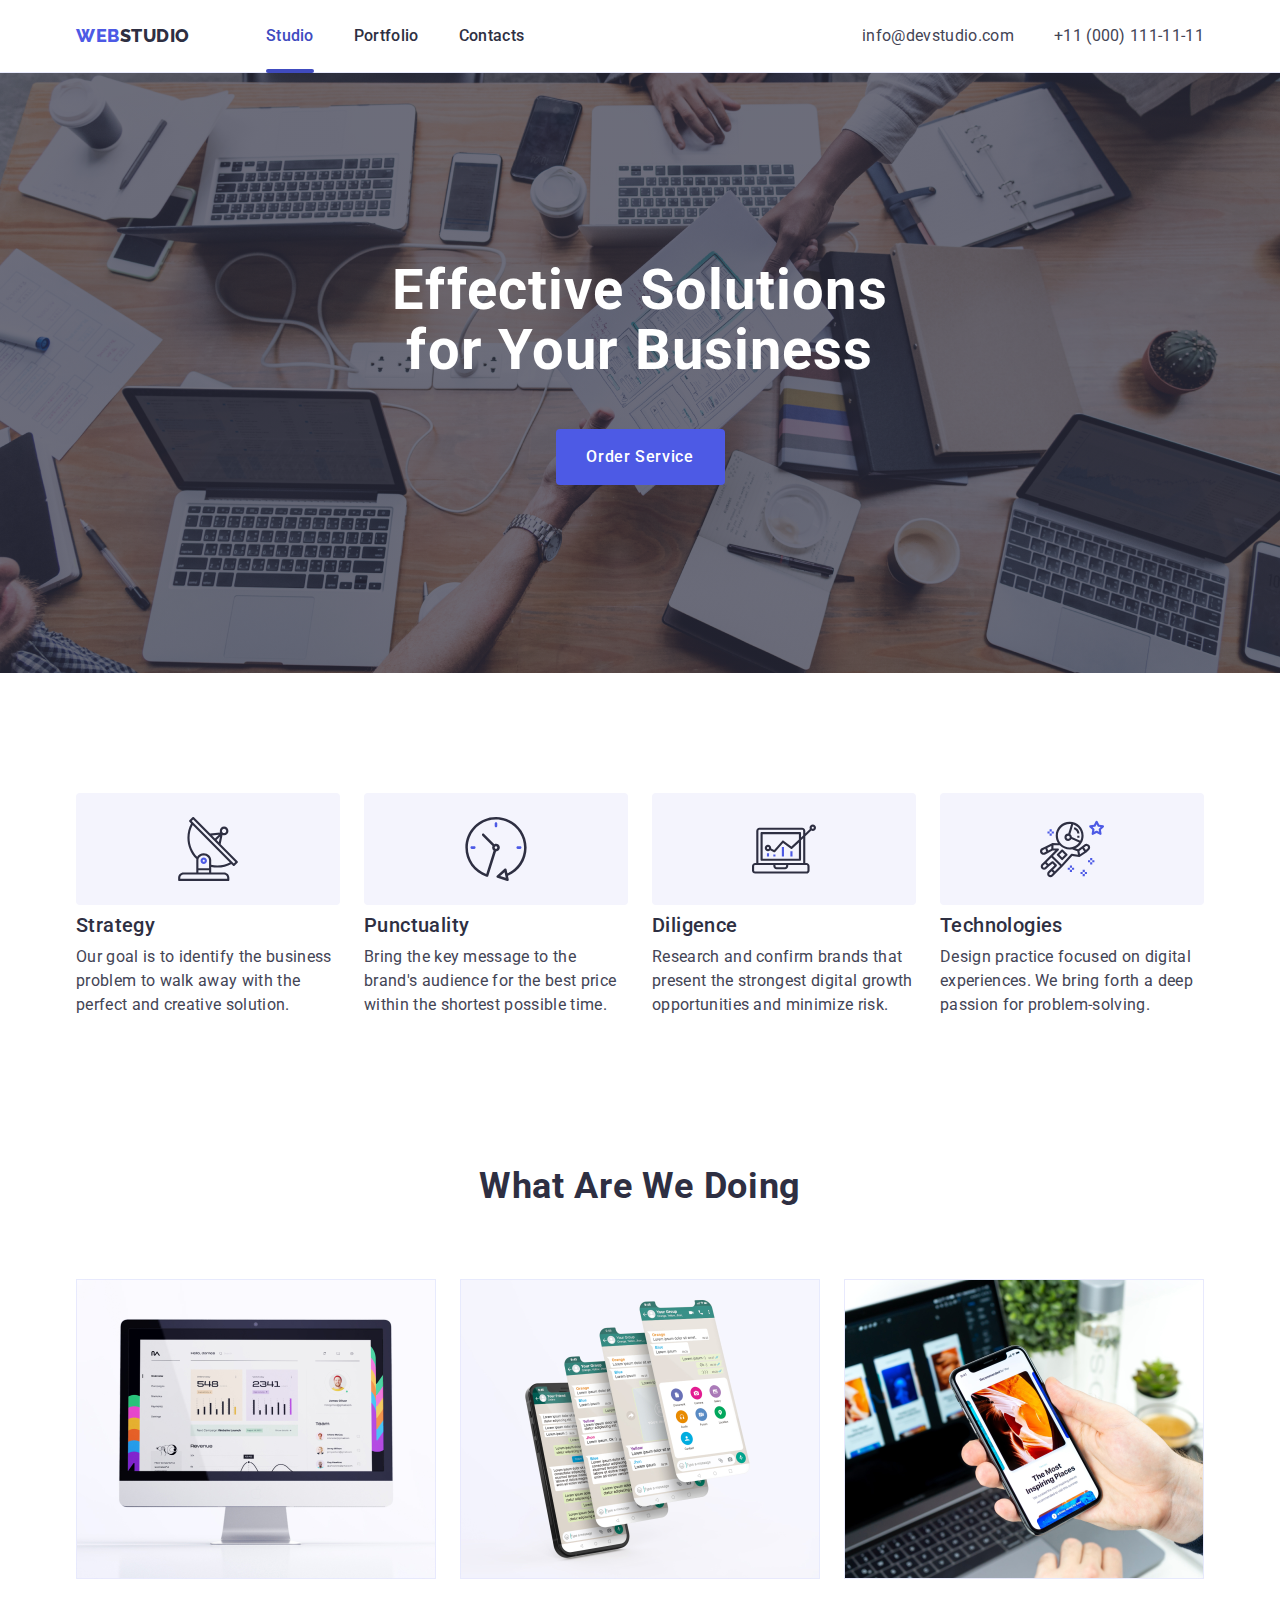
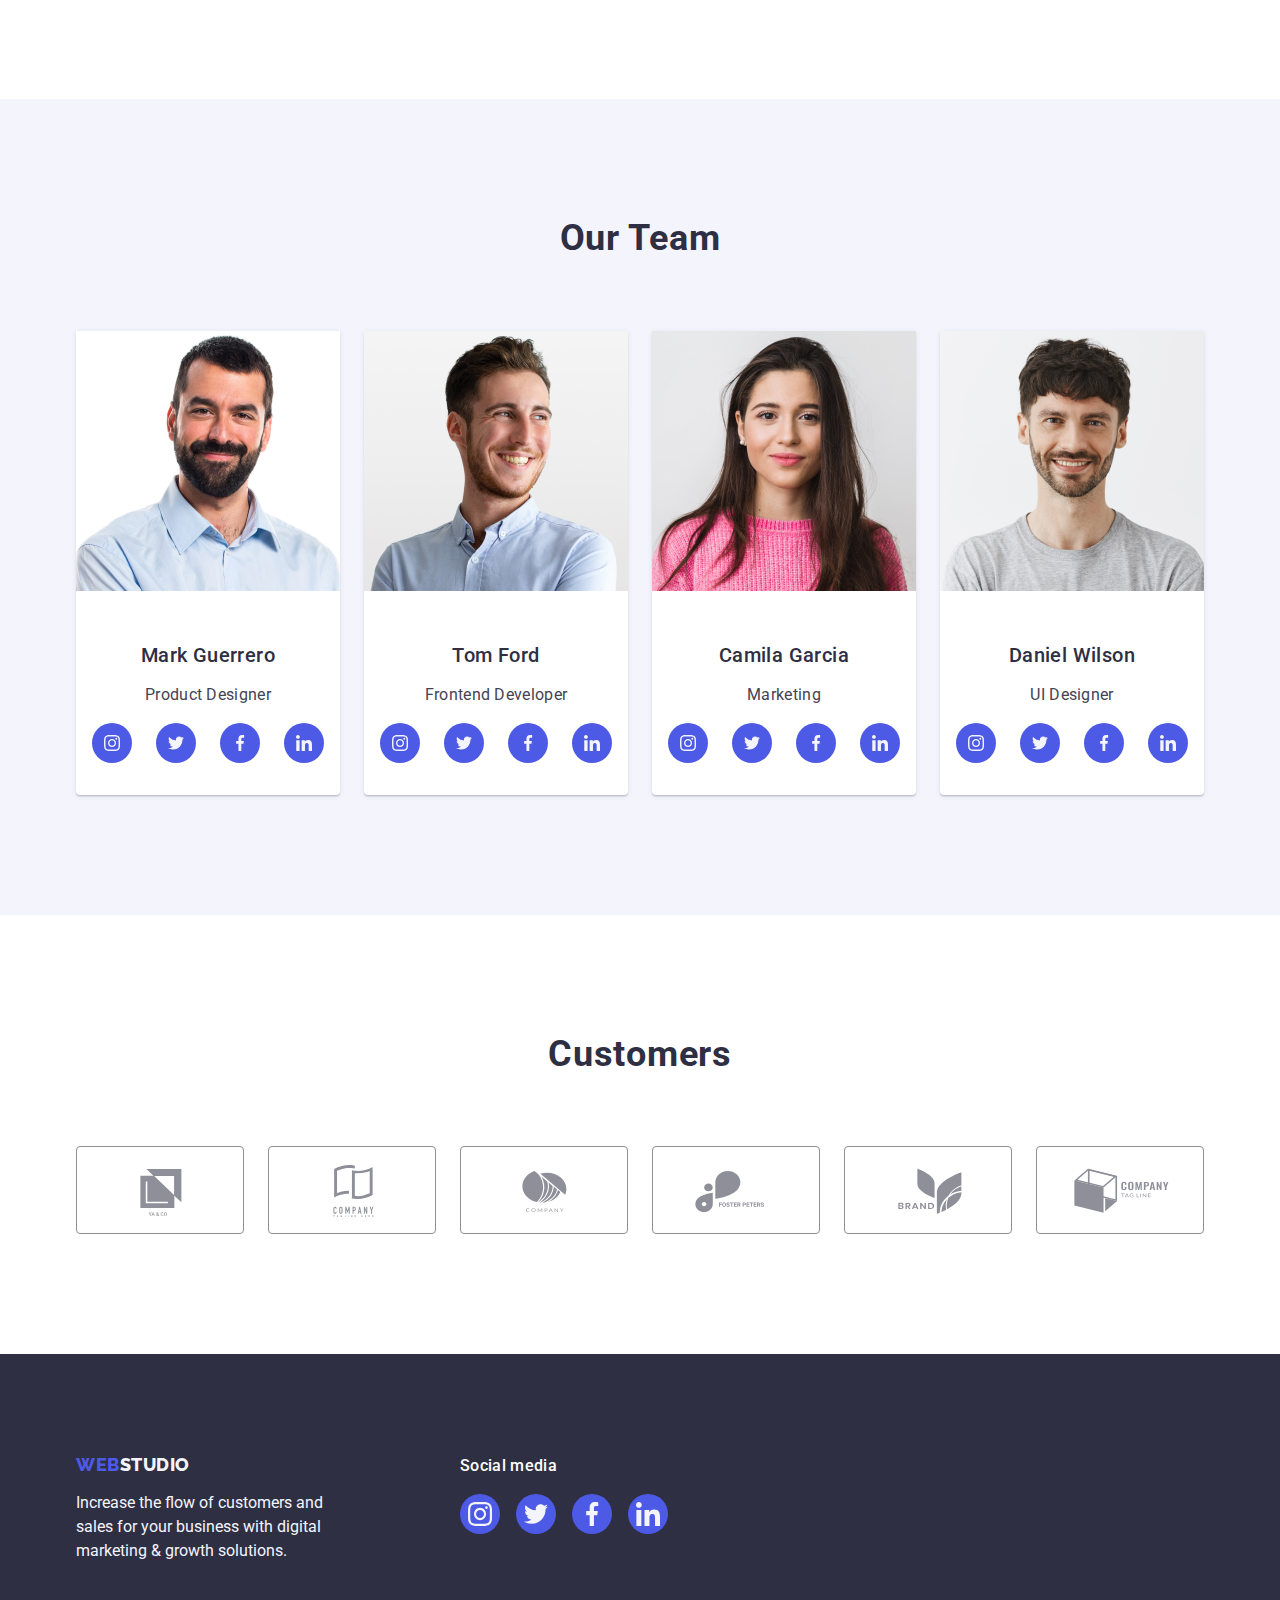
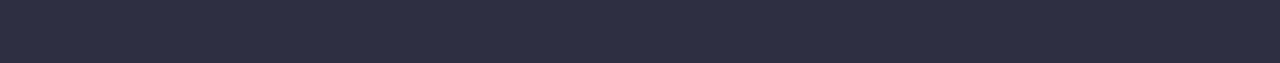
<file: index.html>
<!DOCTYPE html>
<html lang="en">
  <head>
    <meta charset="UTF-8" />
    <meta http-equiv="X-UA-Compatible" content="IE=edge" />
    <meta name="viewport" content="width=device-width, initial-scale=1.0" />
    <link
      rel="stylesheet"
      href="https://cdnjs.cloudflare.com/ajax/libs/modern-normalize/1.1.0/modern-normalize.min.css"
    />
    <link
      rel="stylesheet"
      href="https://stackpath.bootstrapcdn.com/font-awesome/4.7.0/css/font-awesome.min.css"
    />
    <link rel="stylesheet" href="./css/styles.css" />
    <title>Document</title>
    <link rel="preconnect" href="https://fonts.googleapis.com" />
    <link rel="preconnect" href="https://fonts.gstatic.com" crossorigin />
    <link
      href="https://fonts.googleapis.com/css2?family=Raleway:wght@400;500;700&family=Roboto:wght@400;500;700&display=swap"
      rel="stylesheet"
    />
  </head>
  <body>
    <!-- top line -->
    <header class="header">
      <div class="div-header container">
        <nav class="navigation">
          <a class="nav-link link" href="./index.html">
            web<span class="logo">Studio</span></a
          >

          <ul class="nav-list list">
            <li class="nav-list-li">
              <a class="nav-list-link active line link" href="./index.html"
                >Studio</a
              >
            </li>
            <li class="nav-list-li">
              <a class="nav-list-link line link" href="./portfolio.html"
                >Portfolio</a
              >
            </li>
            <li class="nav-list-li">
              <a class="nav-list-link line link" href="">Contacts</a>
            </li>
          </ul>
        </nav>

        <address class="address">
          <ul class="address-list list">
            <li>
              <a class="address-list-link link" href="mailto:info@devstudio.com"
                >info@devstudio.com</a
              >
            </li>
            <li>
              <a class="address-list-link link" href="tel:+110001111111"
                >+11 (000) 111-11-11</a
              >
            </li>
          </ul>
        </address>
      </div>
    </header>
    <main>
      <!-- one section -->
      <section class="one-section">
        <div class="one-section-div container">
          <h1 class="title">Effective Solutions for Your Business</h1>

          <button data-modal-open type="button" class="one-section-button">
            <span class="button-text">Order Service</span>
          </button>
        </div>
      </section>
      <!-- 2 section -->
      <section class="two-section">
        <div class="container">
          <h2 hidden class="hidden-title">Info</h2>
          <ul class="two-section-item list">
            <li class="two-section-li">
              <div class="div-scg container">
                <svg class="two-section-svg" width="64" height="64">
                  <use class="" href="./images/icons.svg#icon-antenna"></use>
                </svg>
              </div>
              <h3 class="two-section-caption">Strategy</h3>
              <p class="two-section-lead">
                Our goal is to identify the business problem to walk away with
                the perfect and creative solution.
              </p>
            </li>
            <li class="two-section-li">
              <div class="div-scg container">
                <svg class="two-section-svg" width="64" height="64">
                  <use class="" href="./images/icons.svg#icon-clock"></use>
                </svg>
              </div>
              <h3 class="two-section-caption">Punctuality</h3>
              <p class="two-section-lead">
                Bring the key message to the brand's audience for the best price
                within the shortest possible time.
              </p>
            </li>
            <li class="two-section-li">
              <div class="div-scg container">
                <svg class="two-section-svg" width="64" height="64">
                  <use class="" href="./images/icons.svg#icon-diagram"></use>
                </svg>
              </div>
              <h3 class="two-section-caption">Diligence</h3>
              <p class="two-section-lead">
                Research and confirm brands that present the strongest digital
                growth opportunities and minimize risk.
              </p>
            </li>
            <li class="two-section-li">
              <div class="div-scg container">
                <svg class="two-section-svg" width="64" height="64">
                  <use class="" href="./images/icons.svg#icon-astronaut"></use>
                </svg>
              </div>
              <h3 class="two-section-caption">Technologies</h3>
              <p class="two-section-lead">
                Design practice focused on digital experiences. We bring forth a
                deep passion for problem-solving.
              </p>
            </li>
          </ul>
        </div>
      </section>
      <!-- 3 section -->
      <section class="three-section">
        <div class="container">
          <h2 class="three-section-title">What are we doing</h2>
          <ul class="three-section-list list">
            <li class="three-section-li">
              <img
                class="three-section-img"
                src="./images/main-page/Rectangle-71.jpg"
                alt="photo upload error"
                width="360"
              />
            </li>

            <li class="three-section-li">
              <img
                class="three-section-img"
                src="./images/main-page/Rectangle-71-(1).jpg"
                alt="photo upload error"
                width="360"
              />
            </li>

            <li class="three-section-li">
              <img
                class="three-section-img"
                src="./images/main-page/Rectangle-71-(2).jpg"
                alt="photo upload error"
                width="360"
              />
            </li>
          </ul>
        </div>
      </section>
      <!-- 4 section -->
      <section class="four-section">
        <div class="container">
          <h2 class="fout-section-title">Our Team</h2>

          <ul class="list four-section-list">
            <li class="section-list-item">
              <img
                class="four-section-img"
                src="./images/main-page/img.jpg"
                alt="photo upload error"
                width="264"
              />
              <div class="section-list-div">
                <h3 class="four-section-caption">Mark Guerrero</h3>
                <p class="four-section-lead">Product Designer</p>
                <ul class="icon-list list">
                  <li class="icon-li">
                    <a class="link-icon" href="">
                      <svg class="link-svg" width="16" height="16">
                        <use href="./images/icons.svg#icon-instagram"></use>
                      </svg>
                    </a>
                  </li>
                  <li class="icon-li">
                    <a class="link-icon" href="">
                      <svg class="link-svg" width="16" height="16">
                        <use href="./images/icons.svg#icon-twitter"></use>
                      </svg>
                    </a>
                  </li>
                  <li class="icon-li">
                    <a class="link-icon" href="">
                      <svg class="link-svg" width="16" height="16">
                        <use href="./images/icons.svg#icon-facebook"></use>
                      </svg>
                    </a>
                  </li>
                  <li class="icon-li">
                    <a class="link-icon" href="">
                      <svg class="link-svg" width="16" height="16">
                        <use href="./images/icons.svg#icon-linkedin"></use>
                      </svg>
                    </a>
                  </li>
                </ul>
              </div>
            </li>

            <li class="section-list-item">
              <img
                class="four-section-img"
                src="./images/main-page/img-(1).jpg"
                alt="photo upload error"
                width="264"
              />
              <div class="section-list-div">
                <h3 class="four-section-caption">Tom Ford</h3>
                <p class="four-section-lead">Frontend Developer</p>
                <ul class="icon-list list">
                  <li class="icon-li">
                    <a class="link-icon" href="">
                      <svg class="link-svg" width="16" height="16">
                        <use href="./images/icons.svg#icon-instagram"></use>
                      </svg>
                    </a>
                  </li>
                  <li class="icon-li">
                    <a class="link-icon" href="">
                      <svg class="link-svg" width="16" height="16">
                        <use href="./images/icons.svg#icon-twitter"></use>
                      </svg>
                    </a>
                  </li>
                  <li class="icon-li">
                    <a class="link-icon" href="">
                      <svg class="link-svg" width="16" height="16">
                        <use href="./images/icons.svg#icon-facebook"></use>
                      </svg>
                    </a>
                  </li>
                  <li class="icon-li">
                    <a class="link-icon" href="">
                      <svg class="link-svg" width="16" height="16">
                        <use href="./images/icons.svg#icon-linkedin"></use>
                      </svg>
                    </a>
                  </li>
                </ul>
              </div>
            </li>

            <li class="section-list-item">
              <img
                class="four-section-img"
                src="./images/main-page/img-(2).jpg"
                alt="photo upload error"
                width="264"
              />
              <div class="section-list-div">
                <h3 class="four-section-caption">Camila Garcia</h3>
                <p class="four-section-lead">Marketing</p>
                <ul class="icon-list list">
                  <li class="icon-li">
                    <a class="link-icon" href="">
                      <svg class="link-svg" width="16" height="16">
                        <use href="./images/icons.svg#icon-instagram"></use>
                      </svg>
                    </a>
                  </li>
                  <li class="icon-li">
                    <a class="link-icon" href="">
                      <svg class="link-svg" width="16" height="16">
                        <use href="./images/icons.svg#icon-twitter"></use>
                      </svg>
                    </a>
                  </li>
                  <li class="icon-li">
                    <a class="link-icon" href="">
                      <svg class="link-svg" width="16" height="16">
                        <use href="./images/icons.svg#icon-facebook"></use>
                      </svg>
                    </a>
                  </li>
                  <li class="icon-li">
                    <a class="link-icon" href="">
                      <svg class="link-svg" width="16" height="16">
                        <use href="./images/icons.svg#icon-linkedin"></use>
                      </svg>
                    </a>
                  </li>
                </ul>
              </div>
            </li>

            <li class="section-list-item">
              <img
                class="four-section-img"
                src="./images/main-page/img-(3).jpg"
                alt="photo upload error"
                width="264"
              />
              <div class="section-list-div">
                <h3 class="four-section-caption">Daniel Wilson</h3>
                <p class="four-section-lead">UI Designer</p>
                <ul class="icon-list list">
                  <li class="icon-li">
                    <a class="link-icon" href="">
                      <svg class="link-svg" width="16" height="16">
                        <use href="./images/icons.svg#icon-instagram"></use>
                      </svg>
                    </a>
                  </li>
                  <li class="icon-li">
                    <a class="link-icon" href="">
                      <svg class="link-svg" width="16" height="16">
                        <use href="./images/icons.svg#icon-twitter"></use>
                      </svg>
                    </a>
                  </li>
                  <li class="icon-li">
                    <a class="link-icon" href="">
                      <svg class="link-svg" width="16" height="16">
                        <use href="./images/icons.svg#icon-facebook"></use>
                      </svg>
                    </a>
                  </li>
                  <li class="icon-li">
                    <a class="link-icon" href="">
                      <svg class="link-svg" width="16" height="16">
                        <use href="./images/icons.svg#icon-linkedin"></use>
                      </svg>
                    </a>
                  </li>
                </ul>
              </div>
            </li>
          </ul>
        </div>
      </section>
      <!-- five section -->
      <section class="section-five">
        <div class="container">
          <h2 class="section-five-title">Customers</h2>
          <ul class="five-section-list list">
            <li class="five-list-item">
              <a class="five-list-link" href="">
                <svg class="five-list-svg" width="104" height="56">
                  <use href="./images/icons.svg#icon-Logo1"></use>
                </svg>
              </a>
            </li>
            <li class="five-list-item">
              <a class="five-list-link" href="">
                <svg class="five-list-svg" width="104" height="56">
                  <use href="./images/icons.svg#icon-Logo2"></use>
                </svg>
              </a>
            </li>
            <li class="five-list-item">
              <a class="five-list-link" href="">
                <svg class="five-list-svg" width="104" height="56">
                  <use href="./images/icons.svg#icon-Logo3"></use>
                </svg>
              </a>
            </li>
            <li class="five-list-item">
              <a class="five-list-link" href="">
                <svg class="five-list-svg" width="104" height="56">
                  <use href="./images/icons.svg#icon-Logo4"></use>
                </svg>
              </a>
            </li>
            <li class="five-list-item">
              <a class="five-list-link" href="">
                <svg class="five-list-svg" width="104" height="56">
                  <use href="./images/icons.svg#icon-Logo5"></use>
                </svg>
              </a>
            </li>
            <li class="five-list-item">
              <a class="five-list-link" href="">
                <svg class="five-list-svg" width="104" height="56">
                  <use href="./images/icons.svg#icon-Logo6"></use>
                </svg>
              </a>
            </li>
          </ul>
        </div>
      </section>
    </main>
    <!-- footer -->
    <footer class="footer">
      <div class="footer-div container">
        <div class="footer-div-info">
          <a class="footer-link link" href="./index.html">
            Web<span class="footer-item">Studio</span></a
          >
          <p class="footer-p">
            Increase the flow of customers and sales for your business with
            digital marketing & growth solutions.
          </p>
        </div>
        <div class="footer-div-icon">
          <p class="footer-p-icon">Social media</p>
          <ul class="footer-list list">
            <li class="footre-li">
              <a class="footer-icon-link" href="">
                <svg class="footer-svg" width="24" height="24">
                  <use href="./images/icons.svg#icon-instagram"></use>
                </svg>
              </a>
            </li>
            <li class="footre-li">
              <a class="footer-icon-link" href="">
                <svg class="footer-svg" width="24" height="24">
                  <use href="./images/icons.svg#icon-twitter"></use>
                </svg>
              </a>
            </li>
            <li class="footre-li">
              <a class="footer-icon-link" href="">
                <svg class="footer-svg" width="24" height="24">
                  <use href="./images/icons.svg#icon-facebook"></use>
                </svg>
              </a>
            </li>
            <li class="footre-li">
              <a class="footer-icon-link" href="">
                <svg class="footer-svg" width="24" height="24">
                  <use href="./images/icons.svg#icon-linkedin"></use>
                </svg>
              </a>
            </li>
          </ul>
        </div>
      </div>
    </footer>
    <div data-modal class="backdrop is-hidden">
      <div class="modal">
        <button data-modal-close class="backdrop-close-btn" type="button">
          <svg width="8" height="8" class="backdrop-close-icon">
            <use
              class="backdrop-close-use"
              href="./images/icons.svg#icon-close-modwin"
            ></use>
          </svg>
        </button>
      </div>
    </div>
    <script src="./js/model.js"></script>
  </body>
</html>
</file>
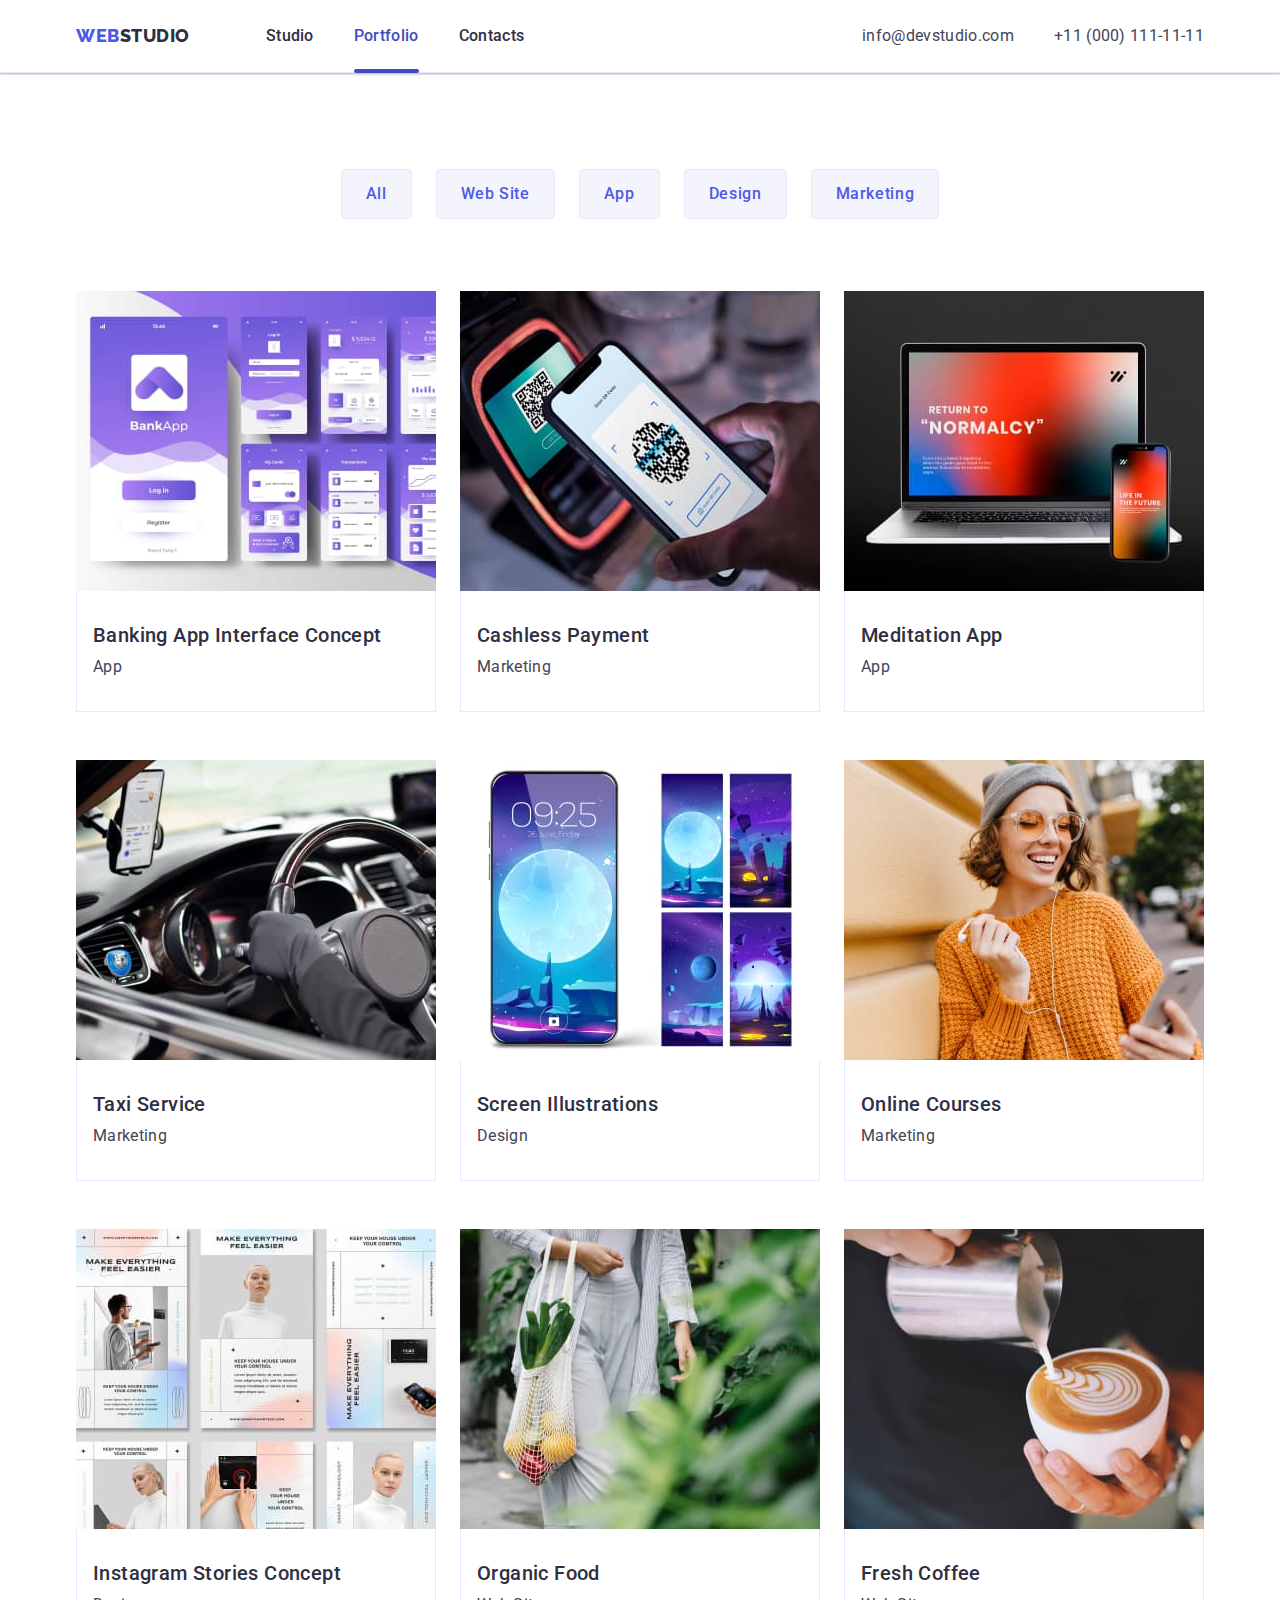
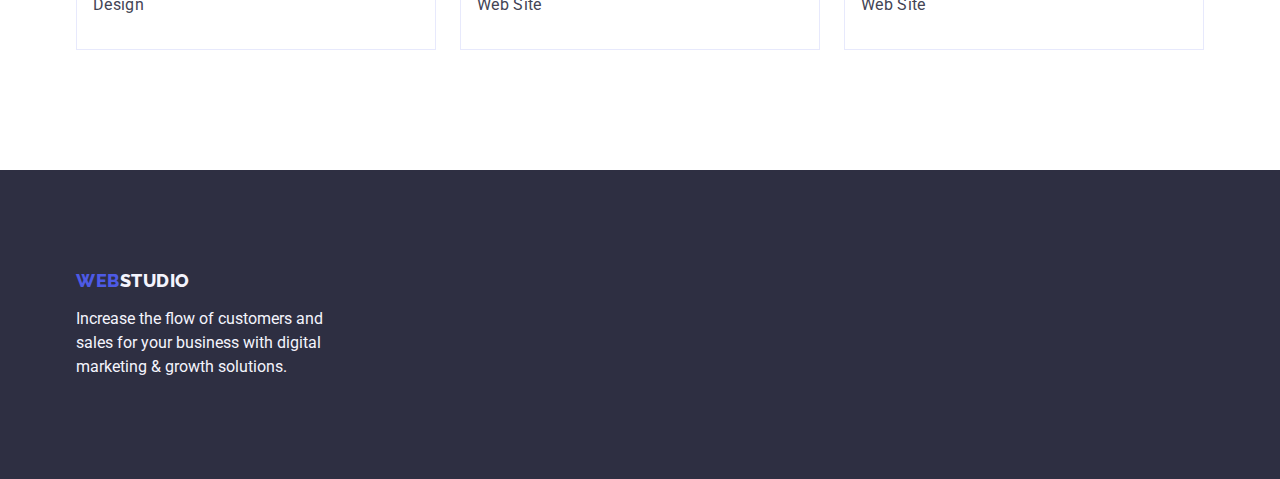
<file: portfolio.html>
<!DOCTYPE html>
<html lang="en">
  <head>
    <meta charset="UTF-8" />
    <meta http-equiv="X-UA-Compatible" content="IE=edge" />
    <meta name="viewport" content="width=, initial-scale=1.0" />
    <link
      rel="stylesheet"
      href="https://cdnjs.cloudflare.com/ajax/libs/modern-normalize/1.1.0/modern-normalize.min.css"
    />
    <link rel="stylesheet" href="./css/styles.css" />
    <title>Document</title>
    <link rel="preconnect" href="https://fonts.googleapis.com" />
    <link rel="preconnect" href="https://fonts.gstatic.com" crossorigin />
    <link
      href="https://fonts.googleapis.com/css2?family=Raleway:wght@400;500;700&family=Roboto:wght@400;500;700&display=swap"
      rel="stylesheet"
    />
  </head>
  <body>
    <header class="header">
      <div class="div-header container">
        <nav class="navigation">
          <a class="nav-link link" href="./index.html">
            web<span class="logo">Studio</span></a
          >

          <ul class="nav-list list">
            <li class="nav-list-li">
              <a class="nav-list-link line link" href="./index.html">Studio</a>
            </li>
            <li class="nav-list-li">
              <a class="nav-list-link active line link" href="./portfolio.html"
                >Portfolio</a
              >
            </li>
            <li class="nav-list-li">
              <a class="nav-list-link line link" href="">Contacts</a>
            </li>
          </ul>
        </nav>

        <address class="address">
          <ul class="address-list list">
            <li>
              <a class="address-list-link link" href="mailto:info@devstudio.com"
                >info@devstudio.com</a
              >
            </li>
            <li>
              <a class="address-list-link link" href="tel:+110001111111"
                >+11 (000) 111-11-11</a
              >
            </li>
          </ul>
        </address>
      </div>
    </header>
    <main>
      <section class="portfolio-section">
        <div class="div-button-list container">
          <h1 hidden>info</h1>
          <ul class="section-list-button list">
            <li>
              <button class="section-button" type="button">
                <span class="button-text-all">All</span>
              </button>
            </li>

            <li>
              <button class="section-button" type="button">
                <span class="portfolio-button-text">Web Site</span>
              </button>
            </li>

            <li>
              <button class="section-button" type="button">
                <span class="portfolio-button-text">App</span>
              </button>
            </li>

            <li>
              <button class="section-button" type="button">
                <span class="portfolio-button-text">Design</span>
              </button>
            </li>

            <li>
              <button class="section-button" type="button">
                <span class="portfolio-button-text">Marketing</span>
              </button>
            </li>
          </ul>
          <!-- images link -->
          <ul class="section-list-img list">
            <li class="portfolio-section-img">
              <a class="section-img-link link" href="">
                <div class="cart-info">
                  <img
                    class="img-list link"
                    src="./images/portfolio/img.jpg"
                    alt="error foto"
                    width="360"
                    height="300"
                  />
                  <p class="overlay-text">
                    14 Stylish and User-Friendly App Design Concepts · Task
                    Manager App · Calorie Tracker App · Exotic Fruit Ecommerce
                    App · Cloud Storage App
                  </p>
                </div>
                <div class="two-list-img">
                  <h2 class="img-title">Banking App Interface Concept</h2>
                  <p class="img-lead">App</p>
                </div>
              </a>
            </li>
            <li class="portfolio-section-img">
              <a class="section-img-link link" href="">
                <div class="cart-info">
                  <img
                    class="img-list link"
                    src="./images/portfolio/img2.jpg"
                    alt="error foto"
                    width="360"
                    height="300"
                  />
                  <p class="overlay-text">
                    14 Stylish and User-Friendly App Design Concepts · Task
                    Manager App · Calorie Tracker App · Exotic Fruit Ecommerce
                    App · Cloud Storage App
                  </p>
                </div>
                <div class="two-list-img">
                  <h2 class="img-title">Cashless Payment</h2>
                  <p class="img-lead">Marketing</p>
                </div>
              </a>
            </li>
            <li class="portfolio-section-img">
              <a class="section-img-link link" href="">
                <div class="cart-info">
                  <img
                    class="img-list link"
                    src="./images/portfolio/img-3.jpg"
                    alt="error foto"
                    width="360"
                    height="300"
                  />
                  <p class="overlay-text">
                    14 Stylish and User-Friendly App Design Concepts · Task
                    Manager App · Calorie Tracker App · Exotic Fruit Ecommerce
                    App · Cloud Storage App
                  </p>
                </div>
                <div class="two-list-img">
                  <h2 class="img-title">Meditation App</h2>
                  <p class="img-lead">App</p>
                </div>
              </a>
            </li>
            <li class="portfolio-section-img">
              <a class="section-img-link link" href="">
                <div class="cart-info">
                  <img
                    class="img-list link"
                    src="./images/portfolio/img-4.jpg"
                    alt="error foto"
                    width="360"
                    height="300"
                  />
                  <p class="overlay-text">
                    14 Stylish and User-Friendly App Design Concepts · Task
                    Manager App · Calorie Tracker App · Exotic Fruit Ecommerce
                    App · Cloud Storage App
                  </p>
                </div>
                <div class="two-list-img">
                  <h2 class="img-title">Taxi Service</h2>
                  <p class="img-lead">Marketing</p>
                </div>
              </a>
            </li>
            <li class="portfolio-section-img">
              <a class="section-img-link link" href="">
                <div class="cart-info">
                  <img
                    class="img-list link"
                    src="./images/portfolio/img-5.jpg"
                    alt="error foto"
                    width="360"
                    height="300"
                  />
                  <p class="overlay-text">
                    14 Stylish and User-Friendly App Design Concepts · Task
                    Manager App · Calorie Tracker App · Exotic Fruit Ecommerce
                    App · Cloud Storage App
                  </p>
                </div>
                <div class="two-list-img">
                  <h2 class="img-title">Screen Illustrations</h2>
                  <p class="img-lead">Design</p>
                </div>
              </a>
            </li>
            <li class="portfolio-section-img">
              <a class="section-img-link link" href="">
                <div class="cart-info">
                  <img
                    class="img-list link"
                    src="./images/portfolio/img-6.jpg"
                    alt="error foto"
                    width="360"
                    height="300"
                  />
                  <p class="overlay-text">
                    14 Stylish and User-Friendly App Design Concepts · Task
                    Manager App · Calorie Tracker App · Exotic Fruit Ecommerce
                    App · Cloud Storage App
                  </p>
                </div>
                <div class="two-list-img">
                  <h2 class="img-title">Online Courses</h2>
                  <p class="img-lead">Marketing</p>
                </div>
              </a>
            </li>
            <li class="portfolio-section-img">
              <a class="section-img-link link" href="">
                <div class="cart-info">
                  <img
                    class="img-list link"
                    src="./images/portfolio/img-7.jpg"
                    alt="error foto"
                    width="360"
                    height="300"
                  />
                  <p class="overlay-text">
                    14 Stylish and User-Friendly App Design Concepts · Task
                    Manager App · Calorie Tracker App · Exotic Fruit Ecommerce
                    App · Cloud Storage App
                  </p>
                </div>
                <div class="two-list-img">
                  <h2 class="img-title">Instagram Stories Concept</h2>
                  <p class="img-lead">Design</p>
                </div>
              </a>
            </li>
            <li class="portfolio-section-img">
              <a class="section-img-link link" href="">
                <div class="cart-info">
                  <img
                    class="img-list link"
                    src="./images/portfolio/img-8.jpg"
                    alt="error foto"
                    width="360"
                    height="300"
                  />
                  <p class="overlay-text">
                    14 Stylish and User-Friendly App Design Concepts · Task
                    Manager App · Calorie Tracker App · Exotic Fruit Ecommerce
                    App · Cloud Storage App
                  </p>
                </div>
                <div class="two-list-img">
                  <h2 class="img-title">Organic Food</h2>
                  <p class="img-lead">Web Site</p>
                </div>
              </a>
            </li>
            <li class="portfolio-section-img">
              <a class="section-img-link link" href="">
                <div class="cart-info">
                  <img
                    class="img-list link"
                    src="./images/portfolio/img-9.jpg"
                    alt="error foto"
                    width="360"
                    height="300"
                  />
                  <p class="overlay-text">
                    14 Stylish and User-Friendly App Design Concepts · Task
                    Manager App · Calorie Tracker App · Exotic Fruit Ecommerce
                    App · Cloud Storage App
                  </p>
                </div>
                <div class="two-list-img">
                  <h2 class="img-title">Fresh Coffee</h2>
                  <p class="img-lead">Web Site</p>
                </div>
              </a>
            </li>
          </ul>
        </div>
      </section>
    </main>
    <footer class="footer">
      <div class="container">
        <a class="footer-link link" href="./index.html">
          Web<span class="footer-item">Studio</span></a
        >
        <p class="footer-p">
          Increase the flow of customers and sales for your business with
          digital marketing & growth solutions.
        </p>
      </div>
    </footer>
    <div></div>
    <script src="./model.js"></script>
  </body>
</html>
</file>
<file: css/styles.css>
* {
  box-sizing: border-box;
}
body {
  font-family: "Roboto", sans-serif;
  color: #434455;
  background-color: #ffffff;
  top: 1548px;
}
/* top line */
.header {
  font-family: "Roboto", sans-serif;
  color: #434455;
  background-color: #ffffff;
  border-bottom: 1px solid #e7e9fc;
  box-shadow: 0px 2px 1px rgba(46, 47, 66, 0.08),
    0px 1px 1px rgba(46, 47, 66, 0.16), 0px 1px 6px rgba(46, 47, 66, 0.08);
}
.div-header {
  display: flex;
  align-items: center;
  margin: 0 auto;
}
.container {
  width: 1158px;
  padding: 0 15px;
  margin: 0 auto;
}
.navigation {
  display: flex;
  align-items: center;
}

.nav-link {
  font-family: "Raleway", sans-serif;
  font-weight: 800;
  font-size: 18px;
  line-height: 21px;
  font-style: normal;
  color: #4d5ae5;
  line-height: 1.17;
  letter-spacing: 0.03em;
  text-transform: uppercase;
  text-decoration: none;
  margin-right: 76px;
}
.link {
  text-decoration: none;
}
.logo {
  color: #2e2f42;
}
.nav-list {
  font-family: "Roboto";
  font-style: normal;
  font-weight: 500;
  font-size: 16px;
  line-height: 1.5;
  letter-spacing: 0.02em;
  color: #2e2f42;
  display: flex;
  margin-right: 40px;
  gap: 40px;
}
.last-nav-li {
  margin-right: 0px;
  font-family: "Roboto";
  font-style: normal;
  font-weight: 500;
  font-size: 16px;
  line-height: 1.5;
  letter-spacing: 0.02em;
  color: #2e2f42;
  padding-top: 24px;
  padding-bottom: 24px;
}
.list {
  list-style: none;
  padding: 0;
  margin: 0;
}

.nav-list-link {
  font-family: "Roboto";
  font-style: normal;
  font-weight: 500;
  display: block;
  font-size: 16px;
  line-height: 1.5;
  letter-spacing: 0.02em;
  color: #2e2f42;
  padding-top: 24px;
  padding-bottom: 24px;
  transition: color 250ms cubic-bezier(0.4, 0, 0.2, 1);
  position: relative;
}
.active {
  color: #404bbf;
}
.line.active::after {
  background-color: #404bbf;
  content: "";
  position: absolute;
  display: block;
  border-radius: 2px;
  height: 4px;
  transition: color 250ms cubic-bezier(0.4, 0, 0.2, 1);
  bottom: -1px;
  left: 0;
  width: 100%;
}

/*  зміни кольору шрифту при наведені мишкою */
.nav-list-link:hover {
  color: #404bbf;
}
/* зміни кольору шрифту при кліку на посилання */
.nav-list-link:focus {
  color: #404bbf;
}

.address {
  font-style: normal;
  line-height: 1.5;
  font-size: 16px;
  margin-left: auto;
  letter-spacing: 0.02em;
  color: #434455;
}
.address-list {
  list-style: none;
  color: #2e2f42;
  gap: 40px;
  display: flex;
}
.address-list-link-li {
  list-style: none;
  color: #2e2f42;
  gap: 40px;
  display: flex;
  margin-right: 0px;
}

.address-list-link {
  font-family: "Roboto";
  font-size: 16px;
  line-height: 1.5;
  letter-spacing: 0.02em;
  color: #434455;
  display: flex;
  font-style: normal;
  padding-top: 24px;
  padding-bottom: 24px;
  position: relative;
  transition: color 250ms cubic-bezier(0.4, 0, 0.2, 1);
}
.address-list-link:hover {
  color: #404bbf;
}
.address-list-link:focus {
  color: #404bbf;
}

/* 1 section */
.one-section {
  background-color: #2e2f42;
  font-family: "Roboto";
  font-style: normal;
  font-weight: 700;
  padding-top: 188px;
  padding-bottom: 188px;
  background-image: url(../images/main-page/group-people-working-website-template.jpg);
  background-image: linear-gradient(
      rgba(46, 47, 66, 0.7),
      rgba(46, 47, 66, 0.7)
    ),
    url(../images/main-page/group-people-working-website-template.jpg);
  background-image: linear-gradient(
      rgba(46, 47, 66, 0.7),
      rgba(46, 47, 66, 0.7)
    ),
    url(../images/main-page/group-people-working-website-template.jpg);
  max-width: 1440px;
  min-height: 600px;
  background-repeat: no-repeat;
  background-position: center;
  background-size: cover;
}
.one-section {
  font-size: 56px;
  text-align: center;
  line-height: 1.07;
  letter-spacing: 0.02em;
  color: #ffffff;
}
.title {
  margin: 0;
  margin-left: auto;
  margin-right: auto;
  font-size: 56px;
  line-height: 1.07;
  letter-spacing: 0.02em;
  max-width: 496px;
  margin-bottom: 48px;
}
.one-section-button {
  margin: 0;
  margin-left: auto;
  margin-right: auto;
  font-family: "Roboto", sans-serif;
  font-style: normal;
  font-weight: 500;
  display: flex;
  align-items: center;
  letter-spacing: 0.04em;
  background: #4d5ae5;
  color: #ffffff;
  line-height: 1.5;
  font-size: 16px;
  cursor: pointer;
  display: block;
  min-width: 169px;
  height: 56px;
  border: none;
  border-radius: 4px;
  cursor: pointer;
  transition: background-color 250ms cubic-bezier(0.4, 0, 0.2, 1);
}
.one-section-button:hover {
  background-color: #404bbf;
}
.one-section-button:focus {
  background-color: #404bbf;
}
.button-text {
  font-family: "Roboto";
  font-style: normal;
  font-weight: 500;
  font-size: 16px;
  line-height: 1.5;
  letter-spacing: 0.04em;
}
/* two section */
.two-section {
  padding: 120px 0 120px 0;
}
.two-section-item {
  display: flex;
  gap: 24px;
  padding-left: 0;
}
.two-section-li {
  width: calc((100% - 72px) / 4);
}
.two-section-caption {
  font-family: "Roboto";
  font-style: normal;
  font-weight: 500;
  font-size: 20px;
  line-height: 1.2;
  letter-spacing: 0.02em;
  color: #2e2f42;
  margin: 0;
  margin-bottom: 8px;
}
.two-section-lead {
  font-size: 16px;
  line-height: 1.5;
  letter-spacing: 0.02em;
  color: #434455;
  margin: 0;
}
/* section icon */
.two-section-svg {
  width: 64px;
  height: 64px;
}
.div-scg {
  display: flex;
  justify-content: center;
  padding: 0;
  margin: 0;
  background: #f4f4fd;
  border-radius: 4px;
  width: 264px;
  height: 112px;
  margin-bottom: 8px;
  align-items: center;
}
/* three section */
.three-section {
  padding-top: 0px;
  padding-bottom: 120px;
}

.three-section-title {
  font-style: normal;
  font-weight: 700;
  line-height: 1.11;
  font-size: 36px;
  letter-spacing: 0.02em;
  text-align: center;
  text-transform: capitalize;
  color: #2e2f42;
  margin-bottom: 72px;
}
.three-section-list {
  display: flex;
  gap: 24px;
  padding-left: 0;
}

.three-section-li {
  width: calc((100% - 48px) / 3);
}

.three-section-img {
  display: block;
}
/* four section */
.four-section {
  background-color: #f4f4fd;
  padding-top: 120px;
  padding-bottom: 120px;
}
.four-section-list {
  margin: 0;
  padding: 0;
  display: flex;
  gap: 24px;
  margin-right: 24px;
  padding-left: 0;
}
.four-section-list:last-child {
  margin-right: 0px;
}
.fout-section-title {
  font-style: normal;
  font-weight: 700;
  line-height: 1.11;
  font-size: 36px;
  letter-spacing: 0.02em;
  text-align: center;
  text-transform: capitalize;
  color: #2e2f42;
  margin: 0;
  margin-bottom: 72px;
}
.four-section-img {
  display: block;
}
.section-list-item {
  margin: 0;
  background-color: #ffffff;
  width: calc((100% - 72px) / 4);
  border-radius: 0px 0px 4px 4px;
  box-shadow: 0px 1px 6px rgba(46, 47, 66, 0.08),
    0px 1px 1px rgba(46, 47, 66, 0.16), 0px 2px 1px rgba(46, 47, 66, 0.08);
}
.section-list-div {
  text-align: center;
  padding-top: 32px;
  padding-bottom: 32px;
  padding-left: 16px;
  padding-right: 16px;
  padding: 32px 0;
}

.four-section-caption {
  font-style: normal;
  font-weight: 500;
  font-size: 20px;
  line-height: 1.2;
  color: #2e2f42;
  letter-spacing: 0.02em;
  margin-bottom: 8px;
}

.four-section-lead {
  font-size: 16px;
  line-height: 1.5;
  letter-spacing: 0.02em;
  color: #434455;
}

/* section icons */
.icon-list {
  display: flex;
  justify-content: center;
  gap: 24px;
}
.icon-li {
  width: 40px;
  height: 40px;
}

.link-svg {
  width: 16px;
  height: 16px;
  fill: #f4f4fd;
}
.link-icon {
  margin: 0;
  padding: 0;
  display: flex;
  align-items: center;
  justify-content: center;
  width: 100%;
  height: 100%;
  background-color: #4d5ae5;
  border-radius: 50%;
  transition: background-color 250ms cubic-bezier(0.4, 0, 0.2, 1);
}
.link-icon:hover {
  background-color: #404bbf;
}
.link-icon:focus {
  background-color: #404bbf;
}
/* five section */
.section-five {
  padding-bottom: 120px;
  padding-top: 120px;
}

.section-five-title {
  font-weight: 700;
  font-size: 36px;
  line-height: 1.1;
  text-align: center;
  letter-spacing: 0.02em;
  text-transform: capitalize;
  color: #2e2f42;
  margin: 0;
  margin-bottom: 72px;
}
.five-section-list {
  display: flex;
  justify-content: center;
  gap: 24px;
}
.five-list-link {
  width: 100%;
  height: 100%;
  margin: 0;
  padding: 0;
  display: flex;
  align-items: center;
  justify-content: center;
  border: 1px solid #8e8f99;
  border-radius: 4px;
  color: #8e8f99;
  transition: border-color 250ms cubic-bezier(0.4, 0, 0.2, 1),
    color 250ms cubic-bezier(0.4, 0, 0.2, 1);
}
.five-list-link:hover {
  border-color: #404bbf;
  color: #404bbf;
}
.five-list-link:focus {
  border-color: #404bbf;
  color: #404bbf;
}
.five-list-item {
  width: 168px;
  height: 88px;
  box-sizing: border-box;
}
.five-list-item {
  width: calc((100% - 120px) / 6);
}
.five-list-svg {
  width: 104px;
  height: 56px;
  fill: currentColor;
}

/* footer */
.footer {
  background-color: #2e2f42;
  padding-top: 100px;
  padding-bottom: 100px;
}
.footer-link {
  margin: 0;
  font-family: "Raleway", sans-serif;
  font-weight: 800;
  font-size: 18px;
  line-height: 21px;
  font-style: normal;
  color: #4d5ae5;
  line-height: 1.17;
  letter-spacing: 0.03em;
  text-transform: uppercase;
  text-decoration: none;
  display: inline-block;
  margin-bottom: 16px;
}
.footer-item {
  color: #f4f4fd;
}
.footer-p {
  margin: 0;
  color: #f4f4fd;
  max-width: 264px;
  font-weight: 400;
  font-size: 16px;
  line-height: 1.5;
}
.footer-div {
  display: flex;
  align-items: baseline;
}
.footer-div-info {
  margin-right: 120px;
}

/* footer icons */

.footre-li {
  width: 40px;
  height: 40px;
}
.footer-p-icon {
  margin: 0;
  font-weight: 500;
  font-size: 16px;
  line-height: 1.5;
  letter-spacing: 0.02em;
  color: #ffffff;
  margin-bottom: 16px;
}
.footer-list {
  display: flex;
  gap: 16px;
}
.footer-svg {
  fill: #f4f4fd;
}
.footer-icon-link {
  width: 100%;
  height: 100%;
  background-color: #4d5ae5;
  border-radius: 50%;
  display: flex;
  align-items: center;
  justify-content: center;
  transition: background-color 250ms cubic-bezier(0.4, 0, 0.2, 1);
}
.footer-icon-link:hover {
  background-color: #31d0aa;
}
.footer-icon-link:focus {
  background-color: #31d0aa;
}
/* portfolio section */
.portfolio-section {
  padding-top: 96px;
  padding-bottom: 120px;
}
.section-list-button {
  display: flex;
  gap: 24px;
  margin-bottom: 72px;
  justify-content: center;
}
.section-img-link {
  display: block;
  transition: box-shadow 250ms cubic-bezier(0.4, 0, 0.2, 1);
}
.section-img-link:hover .overlay-text {
  transform: translateY(0%);
}
.section-img-link:focus .overlay-text {
  transform: translateY(0%);
}
.section-img-link:hover {
  box-shadow: 0px 1px 6px rgba(46, 47, 66, 0.08),
    0px 1px 1px rgba(46, 47, 66, 0.16), 0px 2px 1px rgba(46, 47, 66, 0.08);
  transform: translateY(0%);
}
.section-img-link:focus {
  box-shadow: 0px 1px 6px rgba(46, 47, 66, 0.08),
    0px 1px 1px rgba(46, 47, 66, 0.16), 0px 2px 1px rgba(46, 47, 66, 0.08);
  transform: translateY(0%);
}

.section-button {
  font-family: "Roboto", sans-serif;
  font-style: normal;
  font-weight: 500;
  font-size: 16px;
  line-height: 1.5;
  letter-spacing: 0.04em;
  background: #f4f4fd;
  border-radius: 4px;
  color: #4d5ae5;
  border: 1px solid #e7e9fc;
  cursor: pointer;
  padding: 12px 24px 12px;
  border: 1px solid #e7e9fc;
  border-radius: 4px;
  transition: color 250ms cubic-bezier(0.4, 0, 0.2, 1),
    background-color 250ms cubic-bezier(0.4, 0, 0.2, 1),
    border-color 250ms cubic-bezier(0.4, 0, 0.2, 1),
    box-shadow 250ms cubic-bezier(0.4, 0, 0.2, 1);
}
.section-button:hover {
  color: #ffffff;
  border: 1px solid transparent;
  box-shadow: 0px 3px 1px rgba(0, 0, 0, 0.1), 0px 2px 1px rgba(0, 0, 0, 0.08),
    0px 2px 2px rgba(0, 0, 0, 0.12);
}
.section-button:focus {
  color: #ffffff;
  border: 1px solid transparent;
  box-shadow: 0px 3px 1px rgba(0, 0, 0, 0.1), 0px 2px 1px rgba(0, 0, 0, 0.08),
    0px 2px 2px rgba(0, 0, 0, 0.12);
}
.section-button:hover {
  background-color: #404bbf;
}
.section-button:focus {
  background-color: #404bbf;
}
/* images list */
.section-list-img {
  display: flex;
  flex-wrap: wrap;
  column-gap: 24px;
  row-gap: 48px;
  padding: 0;
}
.portfolio-section-img {
  width: calc((100% - 48px) / 3);
}
.two-list-img {
  padding: 32px 16px;
  border: 1px solid #e7e9fc;
  border-top: none;
}
.img-title {
  margin: 0;
  font-family: "Roboto";
  font-style: normal;
  font-weight: 500;
  font-size: 20px;
  line-height: 1.2;
  color: #2e2f42;
  letter-spacing: 0.02em;
  margin-bottom: 8px;
}
.img-lead {
  margin: 0;
  font-weight: 400;
  font-size: 16px;
  line-height: 1.5;
  letter-spacing: 0.02em;
  color: #434455;
}
.img-lead:hover {
  transform: translateY(0%);
}
.img-lead:focus {
  transform: translateY(0%);
}
.img-list {
  display: block;
  transform: translateY(0%);
}
/* cart info */
.cart-info {
  position: relative;
  overflow: hidden;
}
.overlay-text {
  margin: 0;
  font-weight: 400;
  font-size: 16px;
  line-height: 1.5;
  letter-spacing: 0.02em;
  color: #f4f4fd;
  top: 0;
  left: 0;
  padding: 40px 32px;
  position: absolute;
  width: 100%;
  height: 100%;
  background-color: #4d5ae5;
  transform: translateY(100%);
  transition: transform 250ms cubic-bezier(0.4, 0, 0.2, 1);
}

/* meseng list */
.meseng-list {
  display: flex;
}
.meseng-item {
  background: #4d5ae5;
  width: 40px;
  margin: auto;
}
/* MODAL WINDOV */
.is-hidden {
  opacity: 0;
  visibility: hidden;
  pointer-events: none;
}
.backdrop {
  position: fixed;
  width: 100%;
  height: 100%;
  top: 0;
  left: 0;
  background-color: rgba(46, 47, 66, 0.4);
  transition: opacity 250ms cubic-bezier(0.4, 0, 0.2, 1),
    visibility 250ms cubic-bezier(0.4, 0, 0.2, 1);
}
.modal {
  position: absolute;
  top: 50%;
  left: 50%;
  transform: translate(-50%, -50%) scale(1);
  width: 408px;
  min-height: 576px;
  background-color: #fcfcfc;
  box-shadow: 0px 1px 1px rgba(0, 0, 0, 0.14), 0px 1px 3px rgba(0, 0, 0, 0.12),
    0px 2px 1px rgba(0, 0, 0, 0.2);
  border-radius: 4px;
  transition: transform 250ms cubic-bezier(0.4, 0, 0.2, 1);
}
.backdrop-close-btn {
  padding: 0;
  display: flex;
  justify-content: center;
  align-items: center;
  position: absolute;
  border: 1px solid rgba(0, 0, 0, 0.1);
  background-color: #e7e9fc;
  border-radius: 50%;
  top: 24px;
  right: 24px;
  width: 24px;
  height: 24px;
  cursor: pointer;
  transition: background-color 250ms cubic-bezier(0.4, 0, 0.2, 1),
    border 250ms cubic-bezier(0.4, 0, 0.2, 1);
}
.backdrop-close-btn:hover,
.backdrop-close-btn:focus {
  background-color: #404bbf;
  border: none;
  fill: #ffffff;
}
.backdrop-close-icon {
  transition: fill 250ms cubic-bezier(0.4, 0, 0.2, 1);
}
.backdrop-close-icon:hover,
.backdrop-close-icon:focus {
  fill: #ffffff;
}
.backdrop-close-use {
  width: 8px;
  height: 8px;
}
</file>
